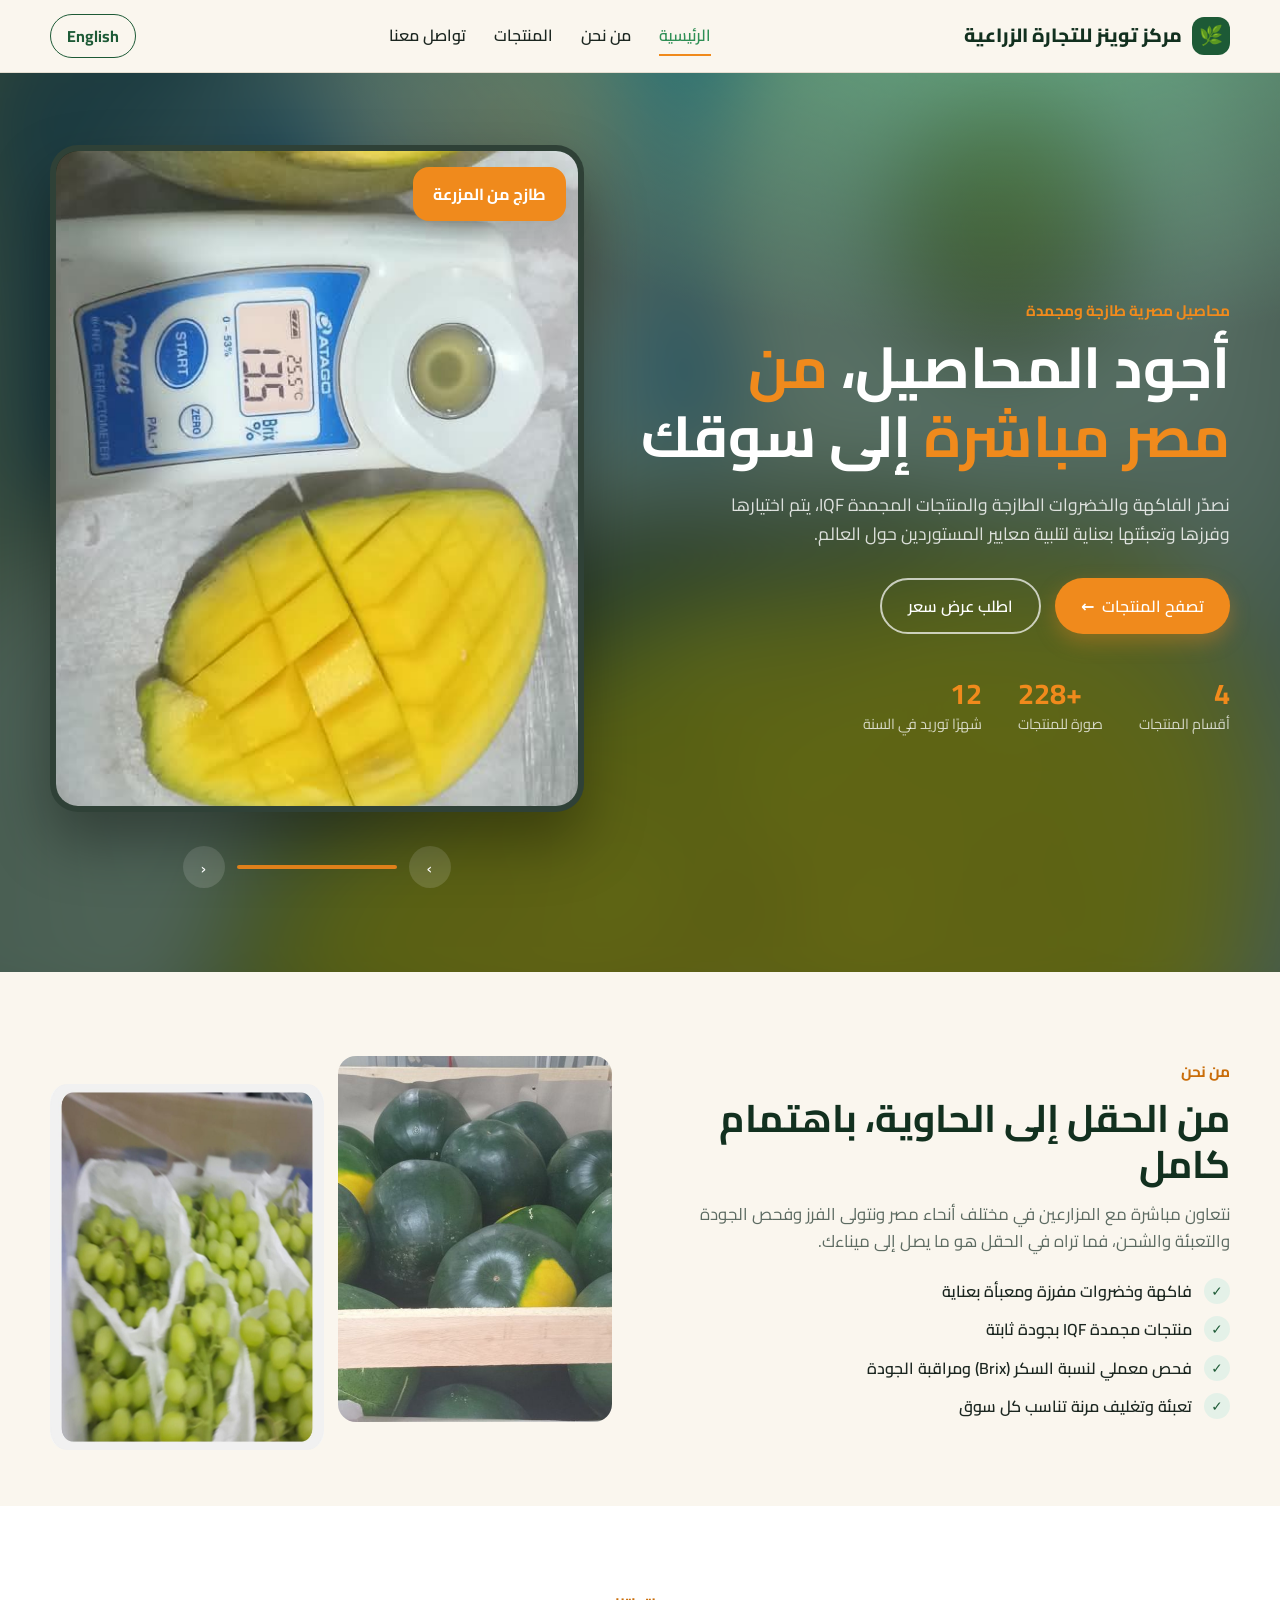
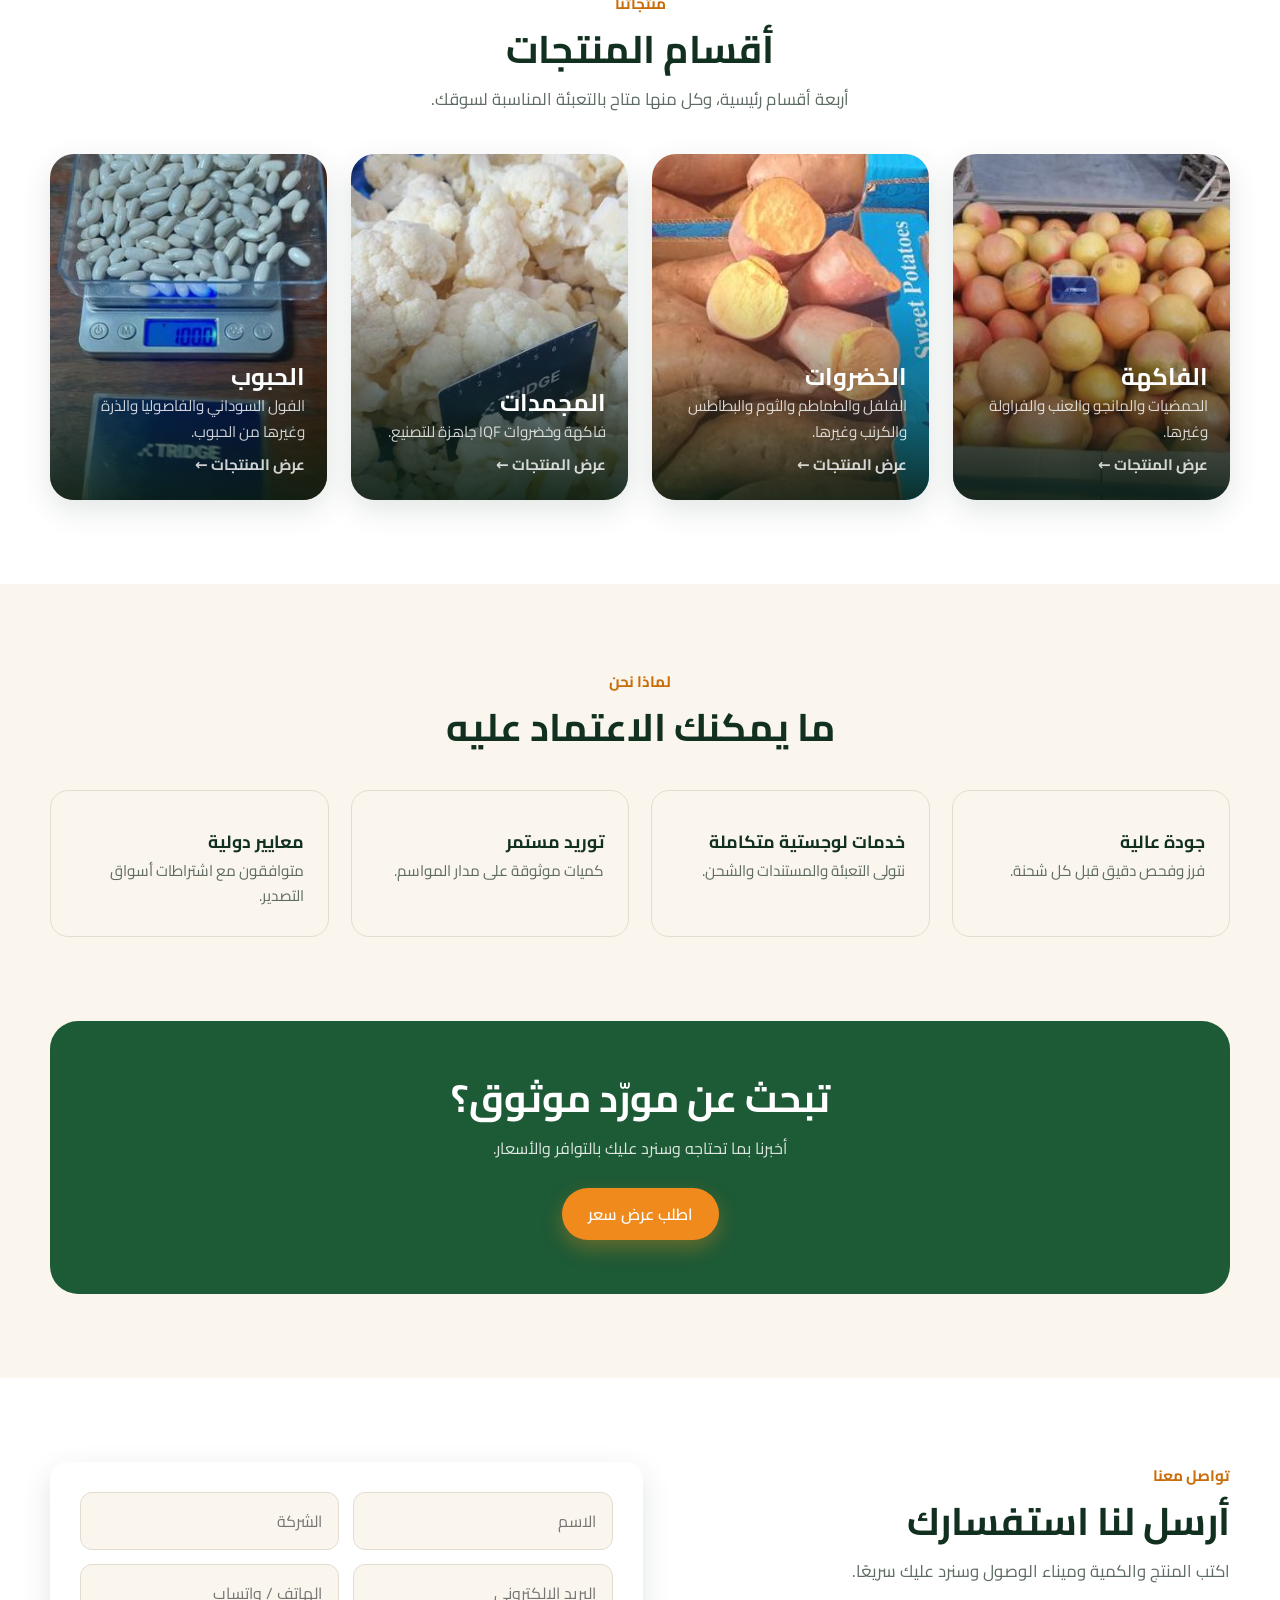
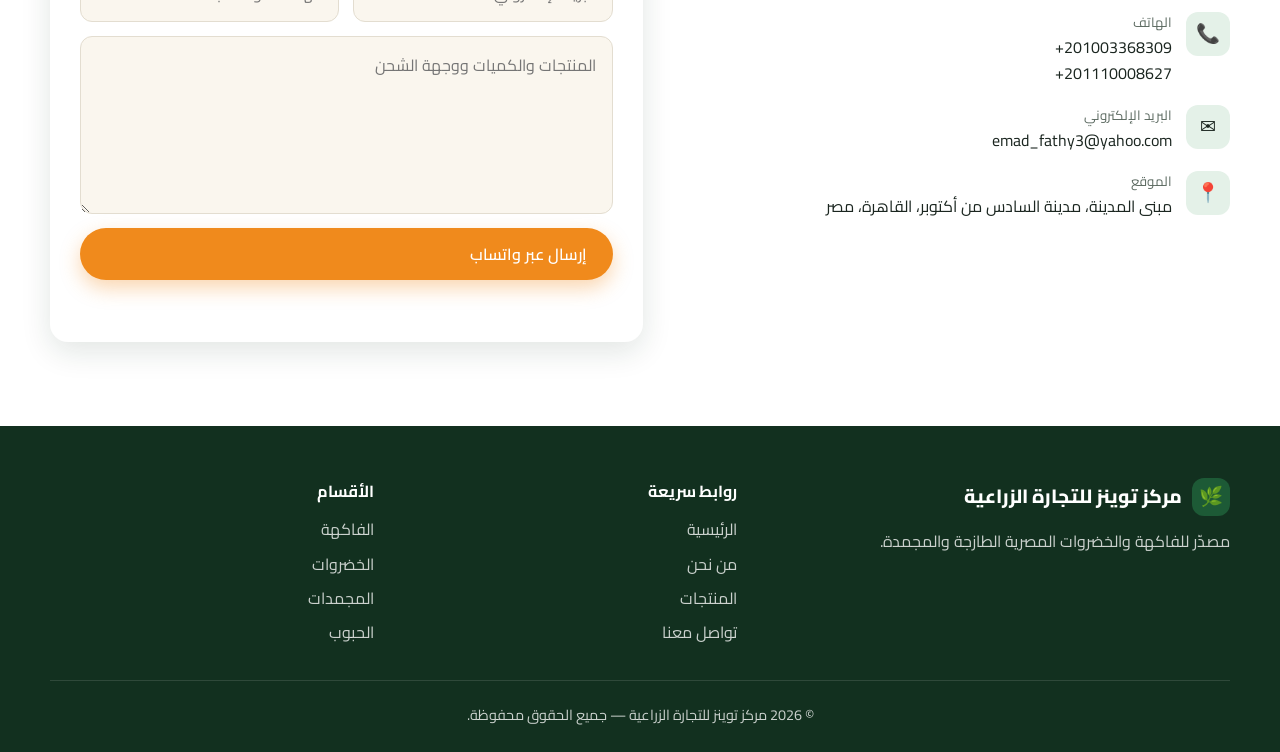
<file: index.html>
<!doctype html>
<html lang="ar" dir="rtl">
<head>
  <meta charset="utf-8">
  <meta name="viewport" content="width=device-width, initial-scale=1">
  <title>Twins for Agribusiness trading Hub</title>
  <meta name="description" content="Egyptian fresh and frozen fruits and vegetables exporter — مصدّر فاكهة وخضروات مصرية طازجة ومجمدة">
  <link rel="preconnect" href="https://fonts.googleapis.com">
  <link rel="preconnect" href="https://fonts.gstatic.com" crossorigin>
  <link href="https://fonts.googleapis.com/css2?family=Cairo:wght@400;600;700;800&family=Poppins:wght@400;500;600;700&display=swap" rel="stylesheet">
  <link rel="stylesheet" href="css/style.css">
</head>
<body data-title="nav.home">

<header class="site-header">
  <div class="container nav">
    <a href="index.html" class="brand"><span class="brand-mark">🌿</span><span data-i18n="brand"></span></a>
    <nav class="nav-links">
      <a href="index.html" class="active" data-i18n="nav.home"></a>
      <a href="index.html#about" data-i18n="nav.about"></a>
      <a href="products.html" data-i18n="nav.products"></a>
      <a href="index.html#contact" data-i18n="nav.contact"></a>
    </nav>
    <div class="nav-actions">
      <button class="lang-btn" data-i18n="lang.switch"></button>
      <button class="menu-btn" aria-label="Menu">☰</button>
    </div>
  </div>
</header>

<section class="hero">
  <div class="hero-bg"></div>
  <div class="container hero-inner">
    <div>
      <span class="eyebrow" style="color:var(--orange)" data-i18n="hero.eyebrow"></span>
      <h1 data-i18n-html="hero.title"></h1>
      <p data-i18n="hero.text"></p>
      <div class="hero-cta">
        <a class="btn btn-primary" href="products.html"><span data-i18n="hero.cta1"></span> <span class="flip">→</span></a>
        <a class="btn btn-ghost" href="#contact" data-i18n="hero.cta2"></a>
      </div>
      <div class="hero-stats">
        <div><b>4</b><span data-i18n="stat.1"></span></div>
        <div><b id="stat-photos" dir="ltr">160+</b><span data-i18n="stat.2"></span></div>
        <div><b>12</b><span data-i18n="stat.3"></span></div>
      </div>
    </div>
    <div class="slider">
      <div class="slider-frame"></div>
      <div class="slider-badge" data-i18n="slider.badge"></div>
      <div class="slider-controls">
        <button class="slider-prev" aria-label="Previous"><span class="flip">‹</span></button>
        <div class="slider-progress"><i></i></div>
        <button class="slider-next" aria-label="Next"><span class="flip">›</span></button>
      </div>
    </div>
  </div>
</section>

<section class="section" id="about">
  <div class="container about-grid">
    <div>
      <span class="eyebrow" data-i18n="about.eyebrow"></span>
      <h2 data-i18n="about.title"></h2>
      <p class="lead" data-i18n="about.text"></p>
      <ul class="checks">
        <li data-i18n="about.l1"></li>
        <li data-i18n="about.l2"></li>
        <li data-i18n="about.l3"></li>
        <li data-i18n="about.l4"></li>
      </ul>
    </div>
    <div class="about-photos"><img alt="" loading="lazy"><img alt="" loading="lazy"></div>
  </div>
</section>

<section class="section bg-white">
  <div class="container">
    <div class="section-head center">
      <span class="eyebrow" data-i18n="cat.eyebrow"></span>
      <h2 data-i18n="cat.title"></h2>
      <p class="lead" data-i18n="cat.text"></p>
    </div>
    <div class="cat-grid"></div>
  </div>
</section>

<section class="section">
  <div class="container">
    <div class="section-head center">
      <span class="eyebrow" data-i18n="why.eyebrow"></span>
      <h2 data-i18n="why.title"></h2>
    </div>
    <div class="features">
      <div class="feature"><div class="ico"></div><h3 data-i18n="why.1"></h3><p data-i18n="why.1d"></p></div>
      <div class="feature"><div class="ico"></div><h3 data-i18n="why.2"></h3><p data-i18n="why.2d"></p></div>
      <div class="feature"><div class="ico"></div><h3 data-i18n="why.3"></h3><p data-i18n="why.3d"></p></div>
      <div class="feature"><div class="ico"></div><h3 data-i18n="why.4"></h3><p data-i18n="why.4d"></p></div>
    </div>
  </div>
</section>

<section class="section" style="padding-top:0">
  <div class="container">
    <div class="cta-band">
      <h2 data-i18n="cta.title"></h2>
      <p data-i18n="cta.text"></p>
      <a class="btn btn-primary" href="#contact" data-i18n="hero.cta2"></a>
    </div>
  </div>
</section>

<section class="section bg-white" id="contact">
  <div class="container contact-grid">
    <div>
      <span class="eyebrow" data-i18n="contact.eyebrow"></span>
      <h2 data-i18n="contact.title"></h2>
      <p class="lead" data-i18n="contact.text"></p>
      <ul class="contact-list">
        <li><span class="ci">📞</span><div><small data-i18n="contact.phone"></small><span data-phone dir="ltr"></span></div></li>
        <li><span class="ci">✉️</span><div><small data-i18n="contact.email"></small><a data-email></a></div></li>
        <li><span class="ci">📍</span><div><small data-i18n="contact.location"></small><span data-i18n="contact.loc.v"></span></div></li>
      </ul>
    </div>
    <form class="form" id="contact-form">
      <div class="row">
        <input name="name" required data-i18n-ph="form.name">
        <input name="company" data-i18n-ph="form.company">
      </div>
      <div class="row">
        <input name="email" type="email" data-i18n-ph="form.email">
        <input name="phone" data-i18n-ph="form.phone">
      </div>
      <textarea name="msg" rows="5" required data-i18n-ph="form.msg"></textarea>
      <button class="btn btn-primary" type="submit" data-i18n="form.send"></button>
      <div class="form-note"></div>
    </form>
  </div>
</section>

<footer class="site-footer">
  <div class="container">
    <div class="footer-grid">
      <div>
        <div class="brand"><span class="brand-mark">🌿</span><span data-i18n="brand"></span></div>
        <p data-i18n="footer.about"></p>
      </div>
      <div>
        <h4 data-i18n="footer.links"></h4>
        <ul>
          <li><a href="index.html" data-i18n="nav.home"></a></li>
          <li><a href="index.html#about" data-i18n="nav.about"></a></li>
          <li><a href="products.html" data-i18n="nav.products"></a></li>
          <li><a href="index.html#contact" data-i18n="nav.contact"></a></li>
        </ul>
      </div>
      <div>
        <h4 data-i18n="footer.cats"></h4>
        <ul>
          <li><a href="products.html#fruits" data-i18n="cat.fruits"></a></li>
          <li><a href="products.html#vegetables" data-i18n="cat.vegetables"></a></li>
          <li><a href="products.html#frozen" data-i18n="cat.frozen"></a></li>
          <li><a href="products.html#grains" data-i18n="cat.grains"></a></li>
        </ul>
      </div>
    </div>
    <p class="copy">© <span data-year></span> <span data-i18n="brand"></span> — <span data-i18n="footer.rights"></span></p>
  </div>
</footer>

<script src="js/data.js"></script>
<script src="js/main.js"></script>
</body>
</html>
</file>
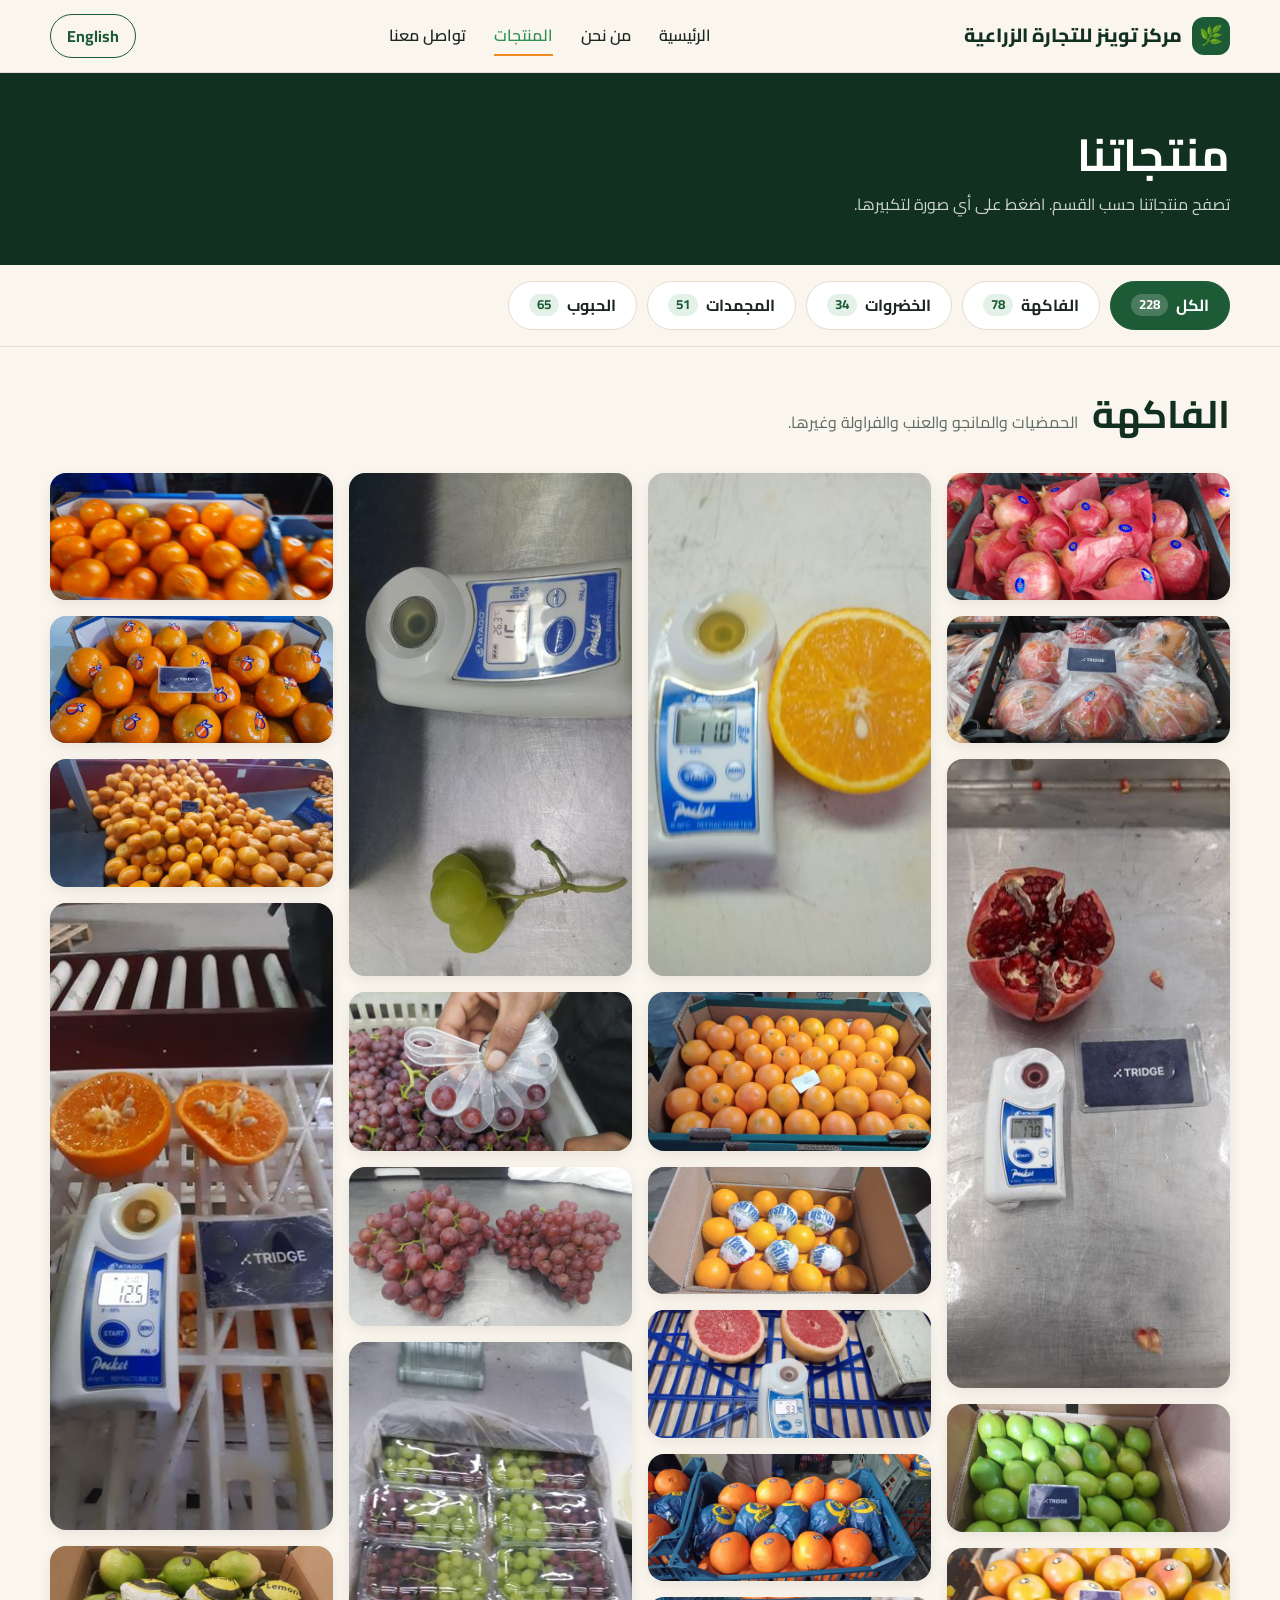
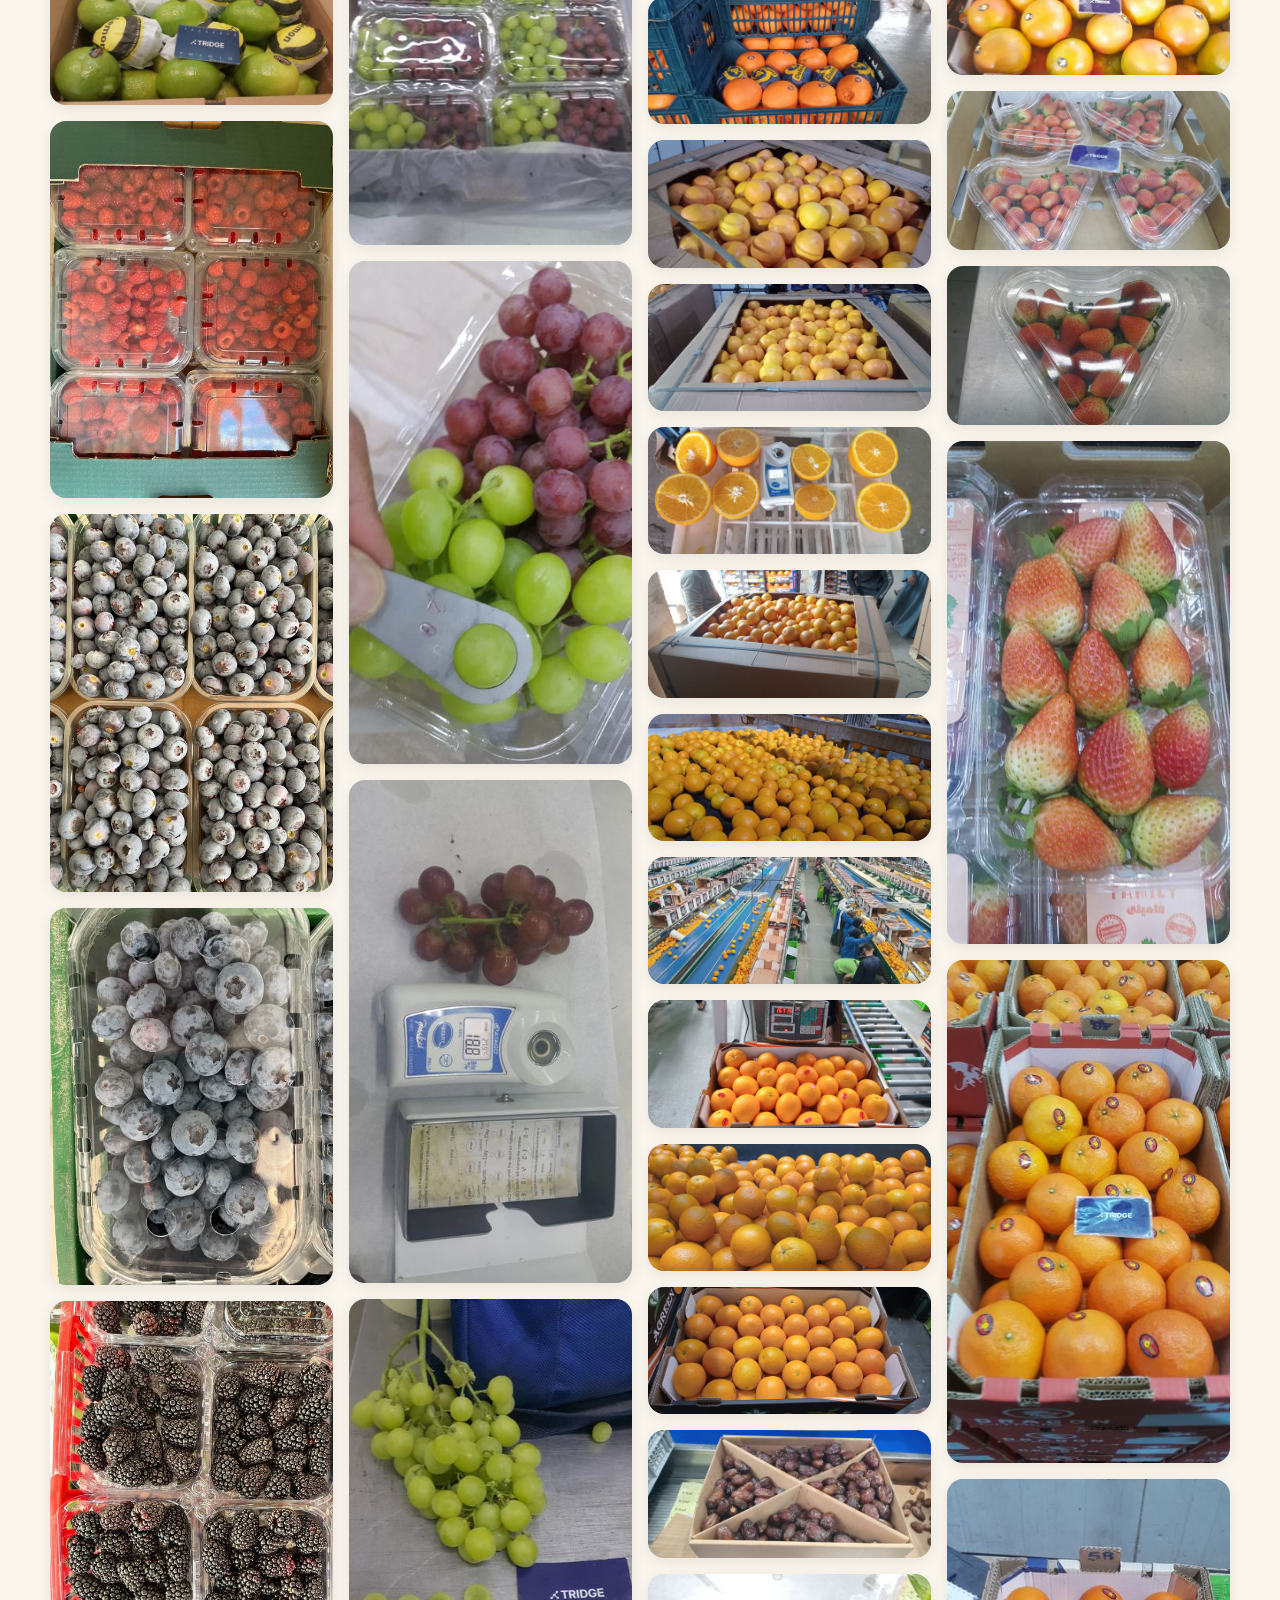
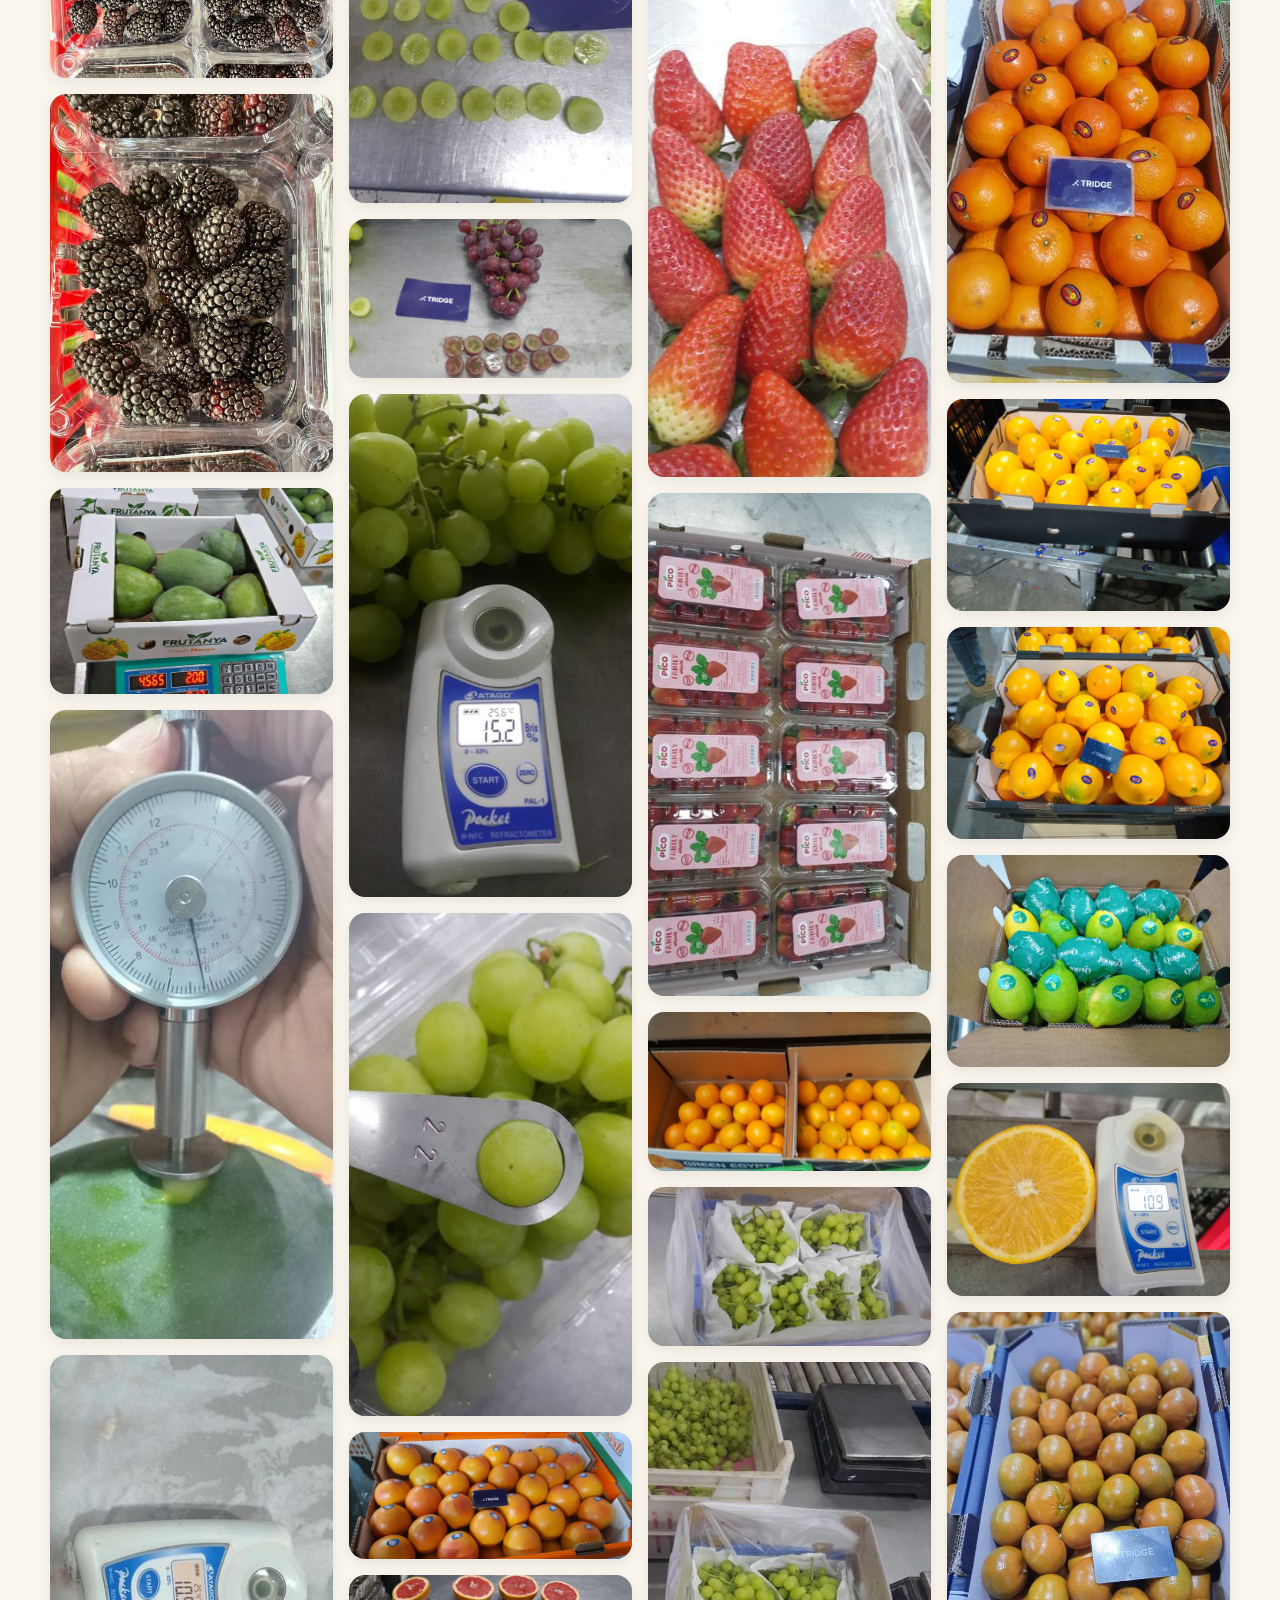
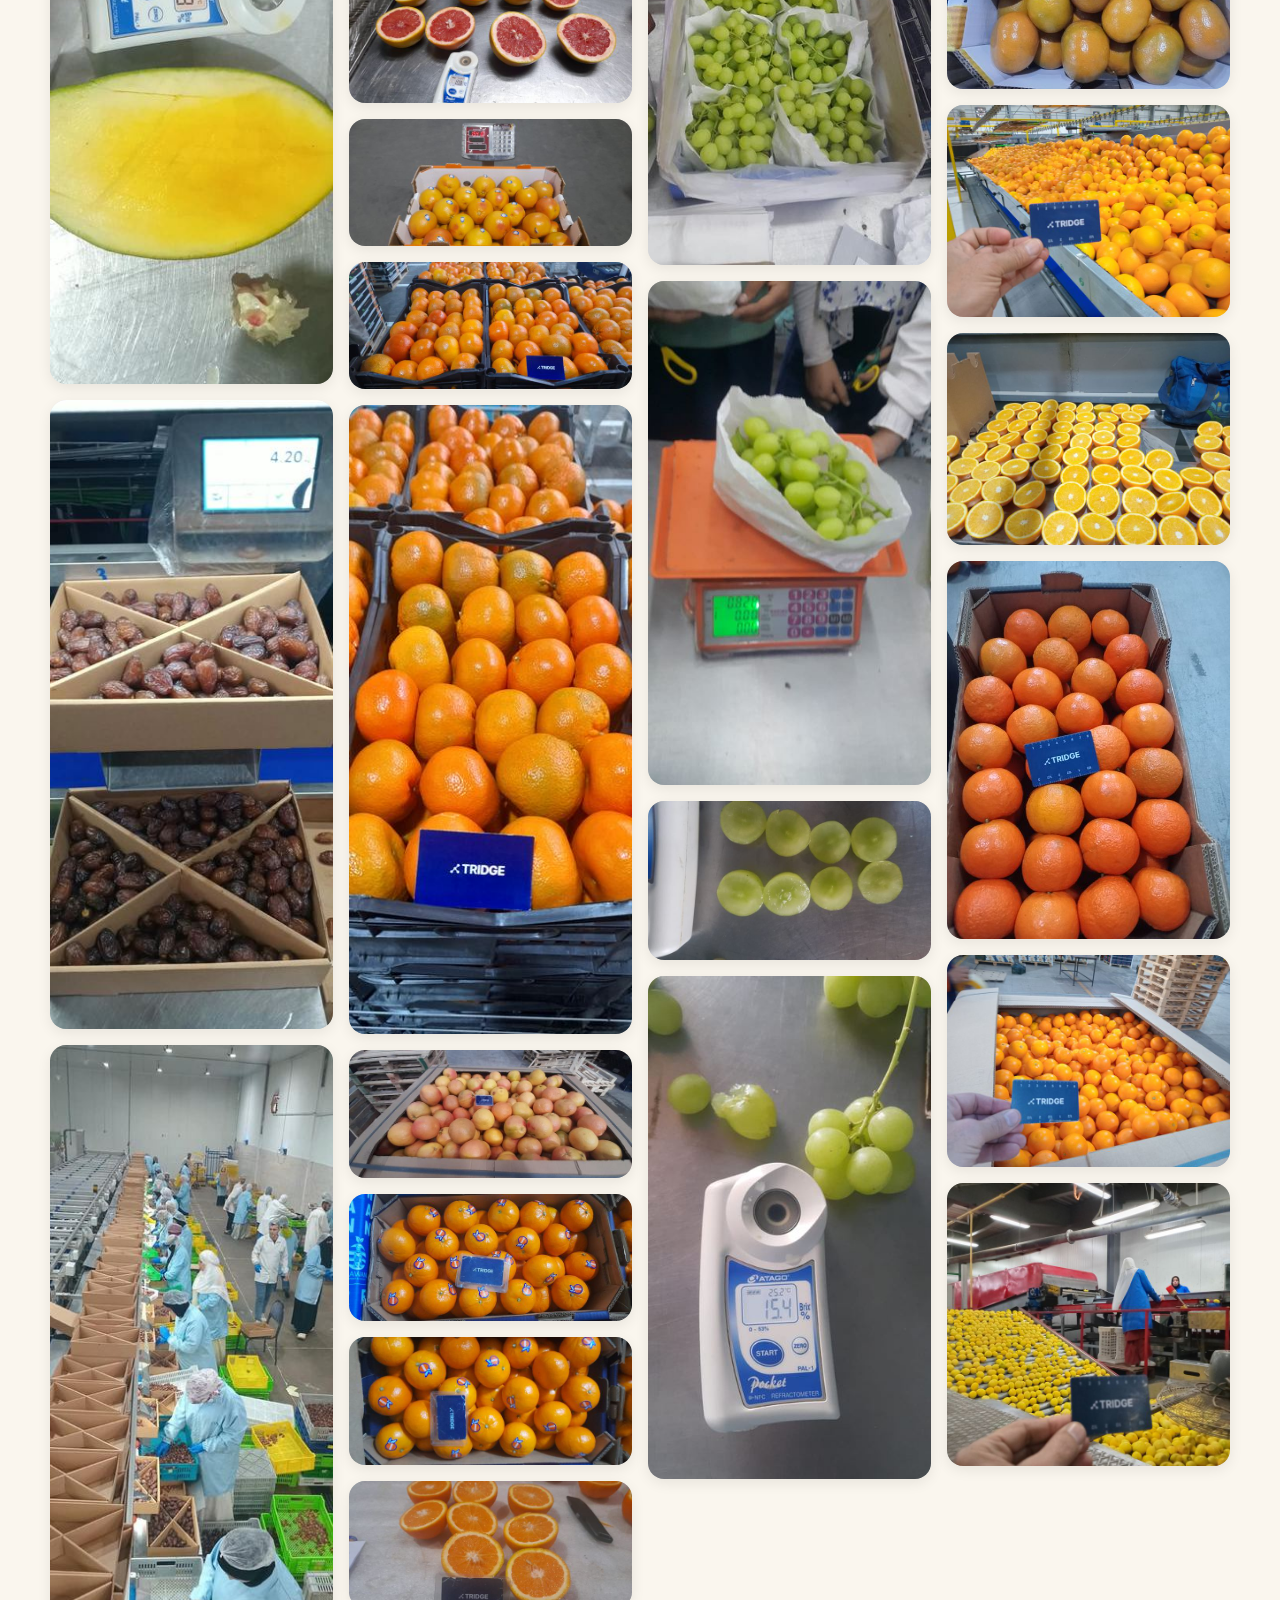
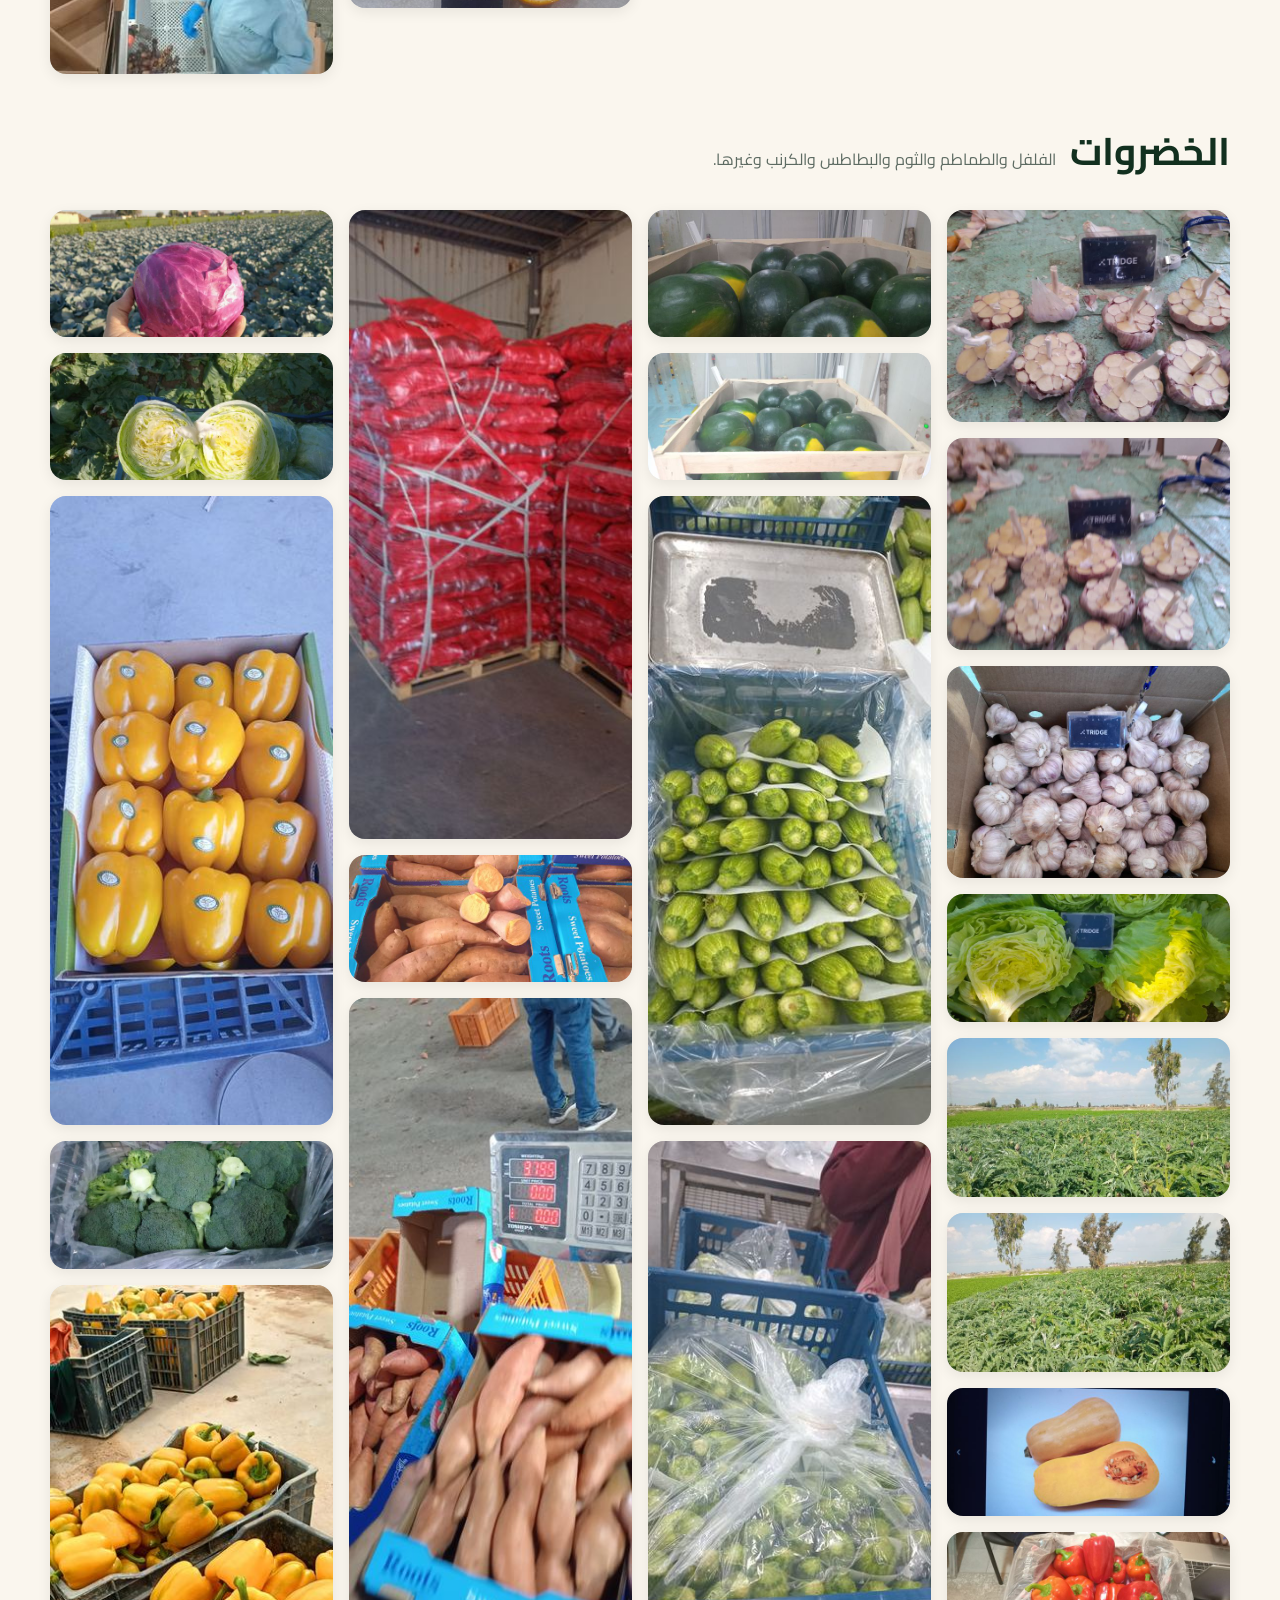
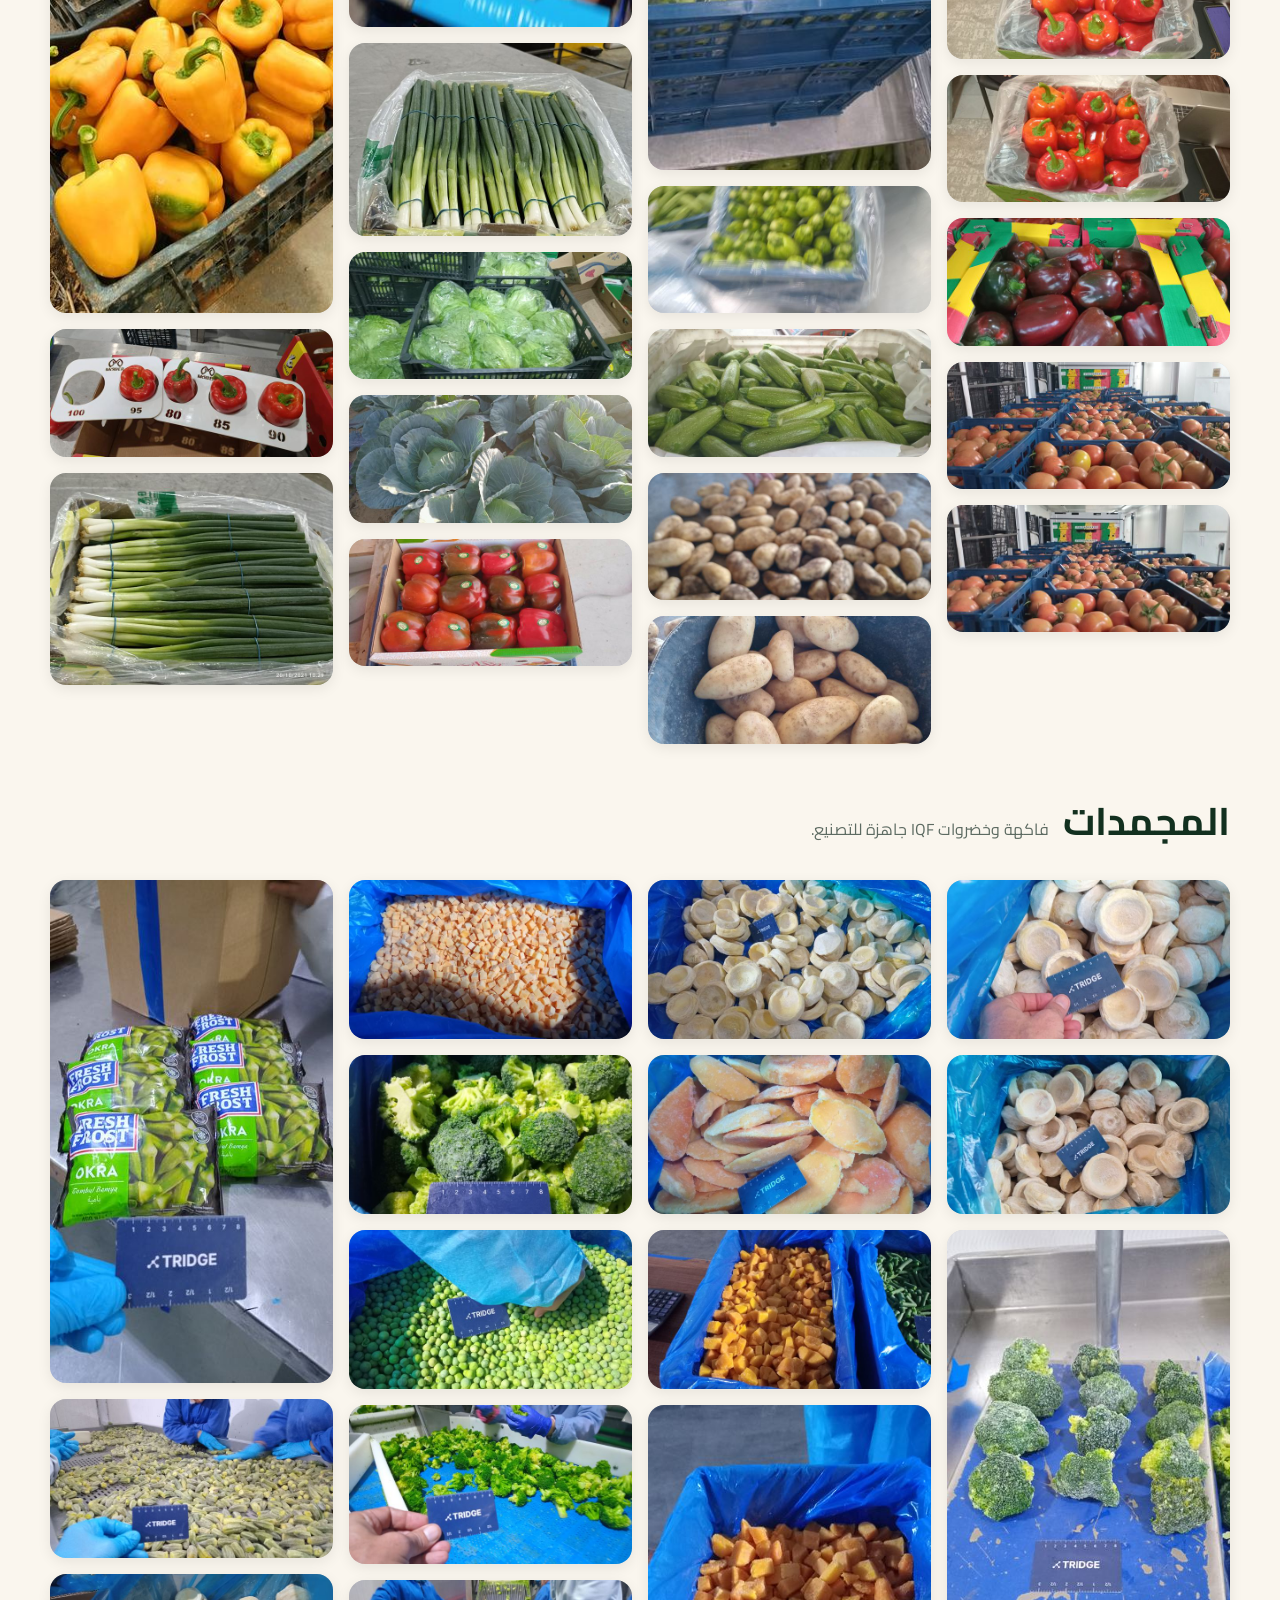
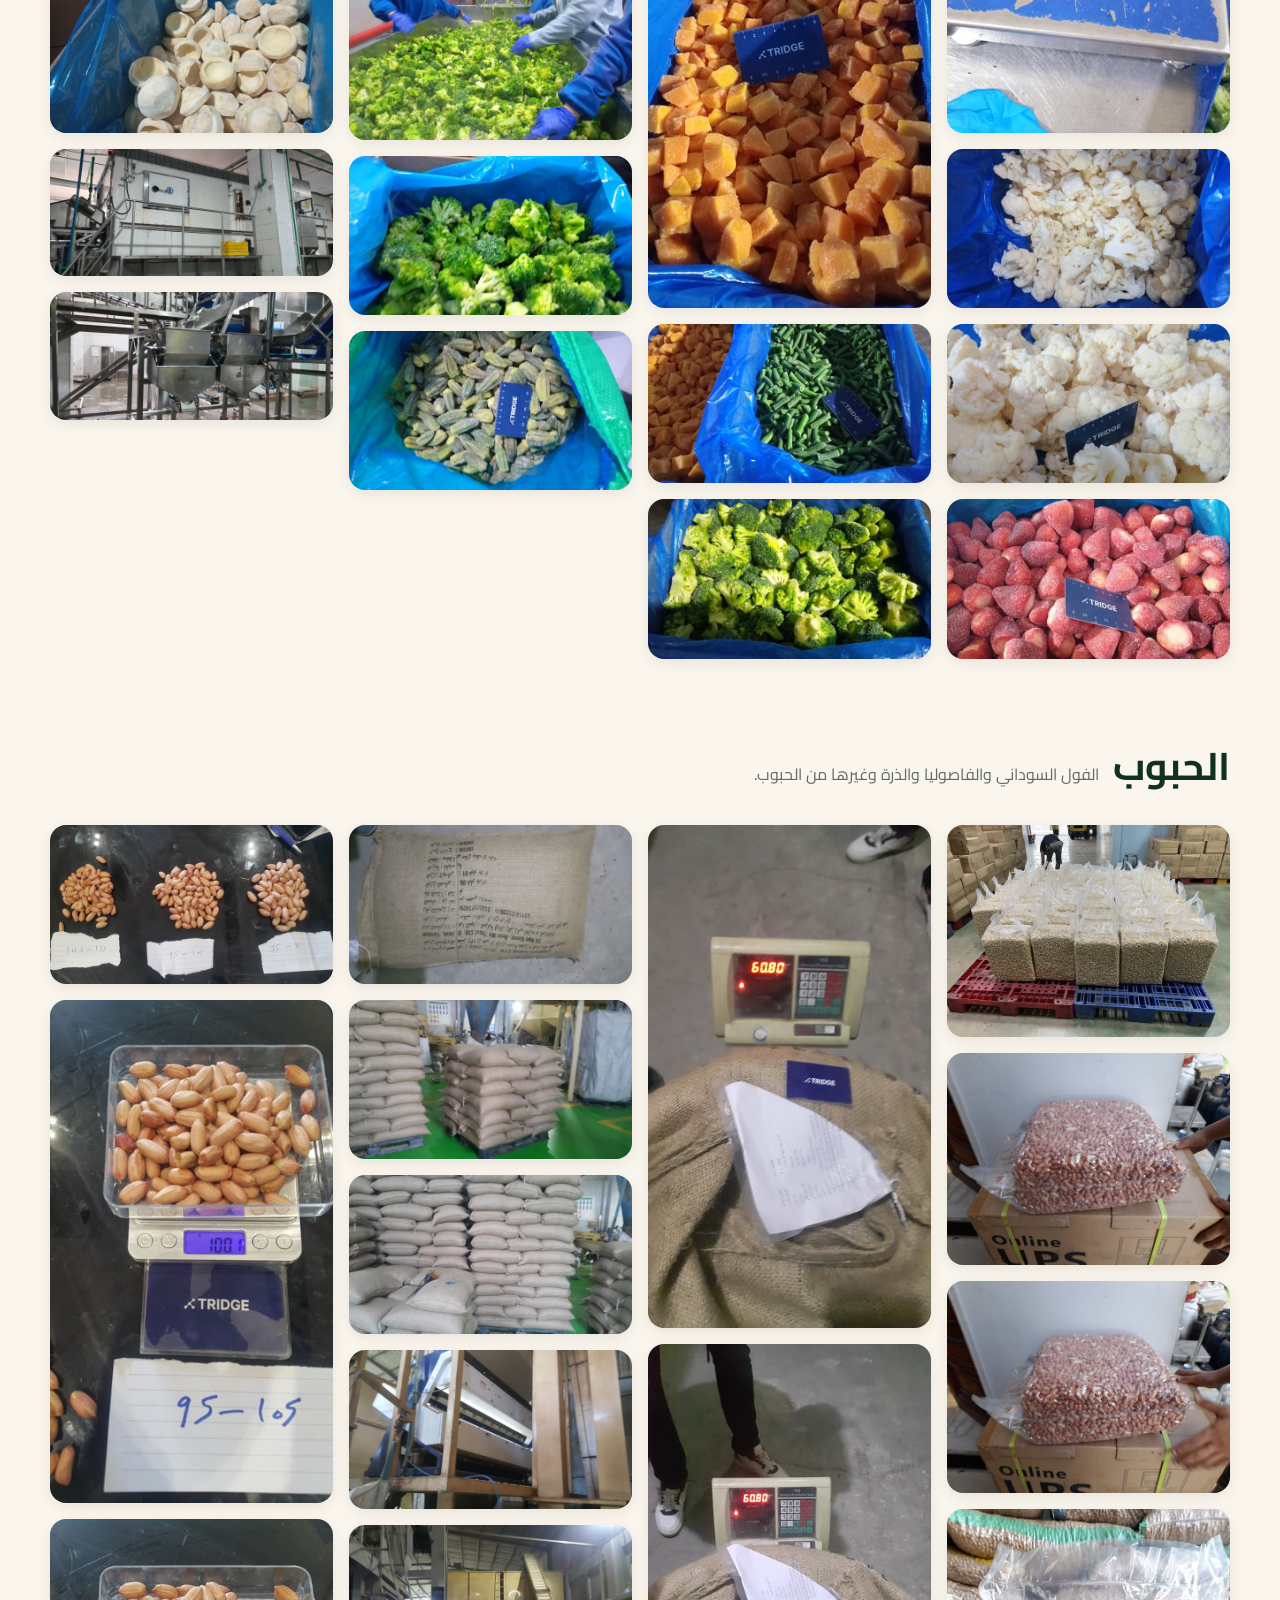
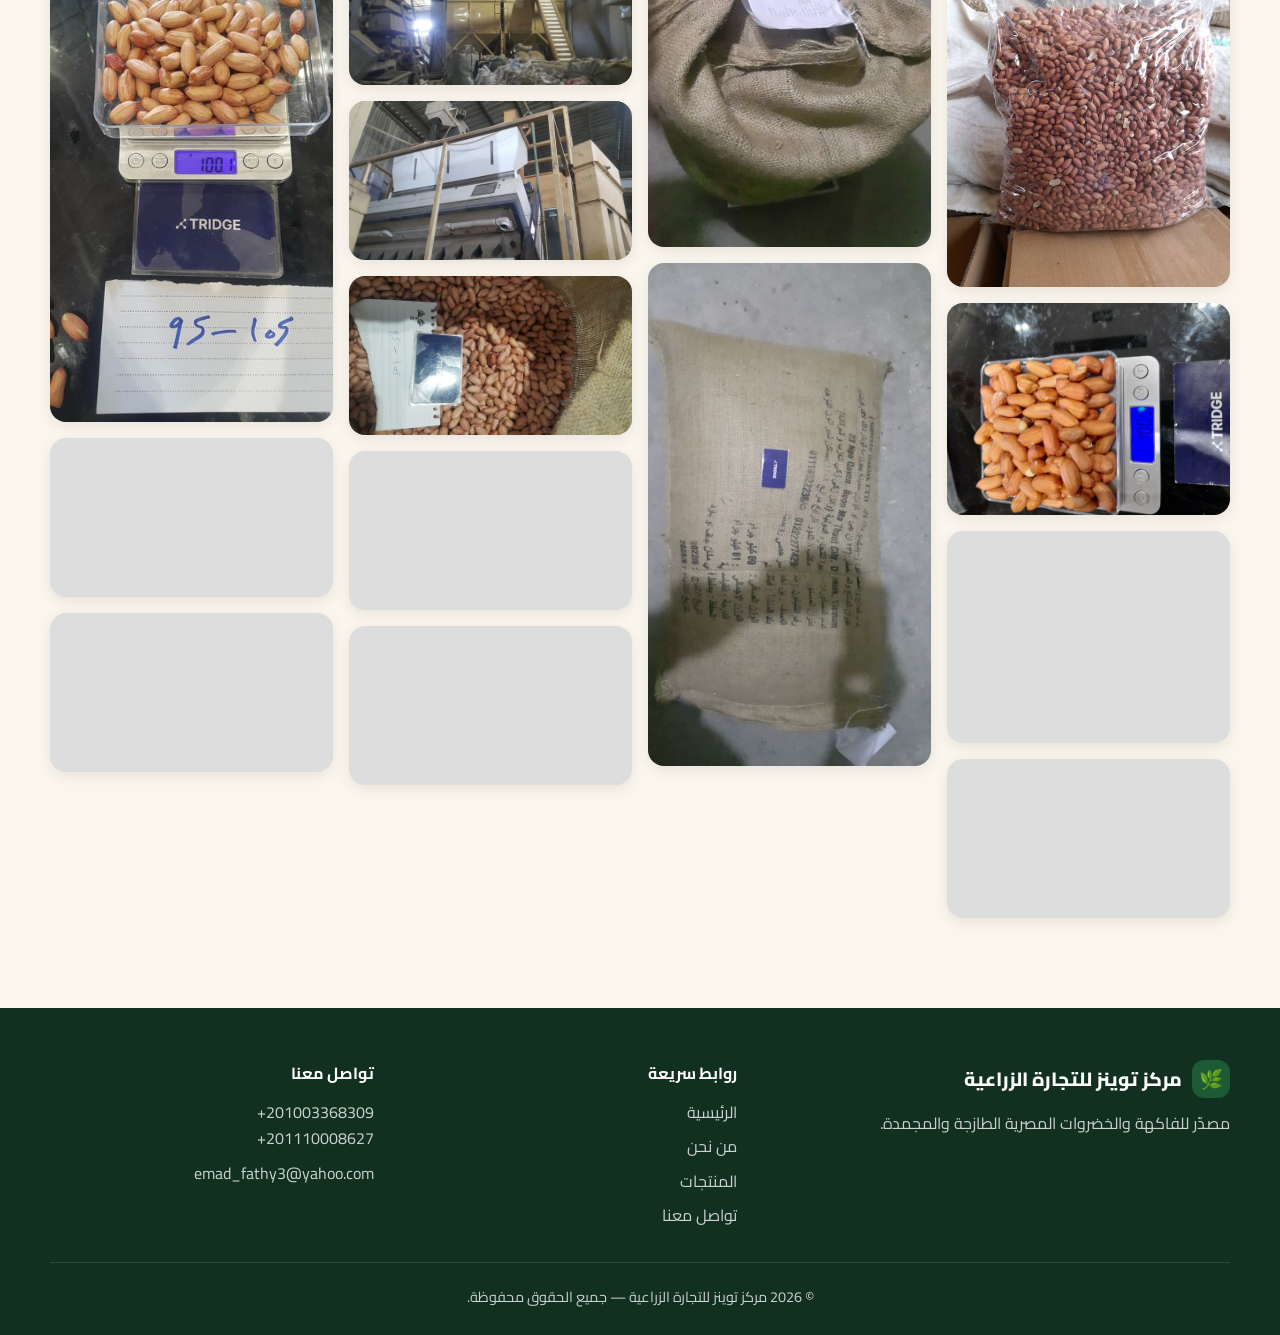
<file: products.html>
<!doctype html>
<html lang="ar" dir="rtl">
<head>
  <meta charset="utf-8">
  <meta name="viewport" content="width=device-width, initial-scale=1">
  <title>Twins for Agribusiness trading Hub</title>
  <link rel="preconnect" href="https://fonts.googleapis.com">
  <link rel="preconnect" href="https://fonts.gstatic.com" crossorigin>
  <link href="https://fonts.googleapis.com/css2?family=Cairo:wght@400;600;700;800&family=Poppins:wght@400;500;600;700&display=swap" rel="stylesheet">
  <link rel="stylesheet" href="css/style.css">
</head>
<body data-title="nav.products">

<header class="site-header">
  <div class="container nav">
    <a href="index.html" class="brand"><span class="brand-mark">🌿</span><span data-i18n="brand"></span></a>
    <nav class="nav-links">
      <a href="index.html" data-i18n="nav.home"></a>
      <a href="index.html#about" data-i18n="nav.about"></a>
      <a href="products.html" class="active" data-i18n="nav.products"></a>
      <a href="index.html#contact" data-i18n="nav.contact"></a>
    </nav>
    <div class="nav-actions">
      <button class="lang-btn" data-i18n="lang.switch"></button>
      <button class="menu-btn" aria-label="Menu">☰</button>
    </div>
  </div>
</header>

<section class="page-hero">
  <div class="container">
    <h1 data-i18n="p.title"></h1>
    <p data-i18n="p.text"></p>
  </div>
</section>

<div class="filters"><div class="container filters-inner"></div></div>

<main id="products-root"></main>

<div class="lightbox" role="dialog" aria-modal="true">
  <button class="lb-btn lb-close" aria-label="Close">✕</button>
  <button class="lb-btn lb-prev" aria-label="Previous"><span class="flip">‹</span></button>
  <img alt="">
  <button class="lb-btn lb-next" aria-label="Next"><span class="flip">›</span></button>
  <div class="lb-count"></div>
</div>

<footer class="site-footer" style="margin-top:50px">
  <div class="container">
    <div class="footer-grid">
      <div>
        <div class="brand"><span class="brand-mark">🌿</span><span data-i18n="brand"></span></div>
        <p data-i18n="footer.about"></p>
      </div>
      <div>
        <h4 data-i18n="footer.links"></h4>
        <ul>
          <li><a href="index.html" data-i18n="nav.home"></a></li>
          <li><a href="index.html#about" data-i18n="nav.about"></a></li>
          <li><a href="products.html" data-i18n="nav.products"></a></li>
          <li><a href="index.html#contact" data-i18n="nav.contact"></a></li>
        </ul>
      </div>
      <div>
        <h4 data-i18n="contact.eyebrow"></h4>
        <ul>
          <li><span data-phone dir="ltr"></span></li>
          <li><a data-email></a></li>
        </ul>
      </div>
    </div>
    <p class="copy">© <span data-year></span> <span data-i18n="brand"></span> — <span data-i18n="footer.rights"></span></p>
  </div>
</footer>

<script src="js/data.js"></script>
<script src="js/main.js"></script>
</body>
</html>
</file>
<file: css/style.css>
:root {
  --green-900: #12301f;
  --green-700: #1d5a36;
  --green-500: #2f8f55;
  --green-100: #e4f1e8;
  --orange: #f08a1c;
  --orange-dark: #c96d0a;
  --cream: #faf6ee;
  --ink: #1b2620;
  --muted: #5d6b62;
  --line: #e3ddd0;
  --white: #fff;
  --radius: 18px;
  --shadow: 0 10px 30px rgba(18, 48, 31, .12);
  --font-ar: 'Cairo', system-ui, sans-serif;
  --font-en: 'Poppins', 'Cairo', system-ui, sans-serif;
}

* { box-sizing: border-box; margin: 0; padding: 0; }
html { scroll-behavior: smooth; }
body {
  font-family: var(--font-en);
  background: var(--cream);
  color: var(--ink);
  line-height: 1.65;
  -webkit-font-smoothing: antialiased;
}
html[lang="ar"] body, html[lang="ar"] button, html[lang="ar"] input, html[lang="ar"] textarea { font-family: var(--font-ar); }
img { display: block; max-width: 100%; }
a { color: inherit; text-decoration: none; }
button { font: inherit; cursor: pointer; border: 0; background: none; color: inherit; }
.container { width: min(1180px, 100% - 32px); margin-inline: auto; }
.section { padding: 84px 0; }
.eyebrow {
  display: inline-block; color: var(--orange-dark); font-weight: 700; font-size: .85rem;
  letter-spacing: .08em; text-transform: uppercase; margin-bottom: 10px;
}
html[lang="ar"] .eyebrow { letter-spacing: 0; font-size: .95rem; }
h1, h2, h3 { line-height: 1.2; color: var(--green-900); }
h2 { font-size: clamp(1.7rem, 3.2vw, 2.4rem); margin-bottom: 14px; }
.lead { color: var(--muted); font-size: 1.05rem; max-width: 60ch; }
.section-head { margin-bottom: 40px; }
.section-head.center { text-align: center; }
.section-head.center .lead { margin-inline: auto; }

.btn {
  display: inline-flex; align-items: center; gap: 8px; padding: 13px 26px; border-radius: 999px;
  font-weight: 600; transition: transform .2s, background .2s, box-shadow .2s;
}
.btn:hover { transform: translateY(-2px); }
.btn-primary { background: var(--orange); color: #fff; box-shadow: 0 8px 20px rgba(240, 138, 28, .35); }
.btn-primary:hover { background: var(--orange-dark); }
.btn-ghost { border: 2px solid rgba(255, 255, 255, .7); color: #fff; }
.btn-ghost:hover { background: rgba(255, 255, 255, .12); }
.btn-dark { background: var(--green-700); color: #fff; }
.btn-dark:hover { background: var(--green-900); }

/* Header */
.site-header {
  position: sticky; top: 0; z-index: 50; background: rgba(250, 246, 238, .92);
  backdrop-filter: blur(10px); border-bottom: 1px solid var(--line);
}
.nav { display: flex; align-items: center; justify-content: space-between; height: 72px; gap: 16px; }
.brand { display: flex; align-items: center; gap: 10px; font-weight: 800; font-size: 1.2rem; line-height: 1.2; color: var(--green-900); min-width: 0; }
.brand-mark {
  width: 38px; height: 38px; border-radius: 12px; background: var(--green-700); color: #fff;
  display: grid; place-items: center; font-size: 1.2rem; flex: none;
}
.nav-links { display: flex; gap: 28px; font-weight: 600; }
.nav-links a { padding: 6px 0; border-bottom: 2px solid transparent; transition: color .2s, border-color .2s; }
.nav-links a:hover, .nav-links a.active { color: var(--green-500); border-color: var(--orange); }
.nav-actions { display: flex; align-items: center; gap: 10px; }
.lang-btn {
  padding: 8px 16px; border: 1.5px solid var(--green-700); border-radius: 999px; font-weight: 700;
  color: var(--green-700); transition: all .2s;
}
.lang-btn:hover { background: var(--green-700); color: #fff; }
.menu-btn { display: none; width: 42px; height: 42px; border-radius: 12px; border: 1.5px solid var(--line); font-size: 1.3rem; }

/* Hero */
.hero {
  position: relative; overflow: hidden; color: #fff;
  background: radial-gradient(1200px 600px at 80% -10%, #2f8f55 0%, transparent 60%), var(--green-900);
}
.hero-bg {
  position: absolute; inset: 0; background-size: cover; background-position: center;
  filter: blur(40px) saturate(1.2); opacity: .35; transform: scale(1.2); transition: background-image .8s;
}
.hero-inner {
  position: relative; display: grid; grid-template-columns: 1.05fr .95fr; gap: 56px;
  align-items: center; padding: 72px 0 84px;
}
.hero h1 { color: #fff; font-size: clamp(2.2rem, 5vw, 3.6rem); margin-bottom: 18px; }
.hero h1 em { font-style: normal; color: var(--orange); }
.hero p { color: rgba(255, 255, 255, .82); font-size: 1.1rem; max-width: 52ch; margin-bottom: 30px; }
.hero-cta { display: flex; flex-wrap: wrap; gap: 14px; }
.hero-stats { display: flex; gap: 36px; margin-top: 44px; }
.hero-stats b { display: block; font-size: 1.8rem; color: var(--orange); line-height: 1.1; }
.hero-stats span { font-size: .9rem; color: rgba(255, 255, 255, .75); }

.slider { position: relative; }
.slider-frame {
  position: relative; aspect-ratio: 4 / 5; border-radius: 28px; overflow: hidden;
  box-shadow: 0 30px 60px rgba(0, 0, 0, .35); border: 6px solid rgba(255, 255, 255, .14); background: #0d2216;
}
.slide { position: absolute; inset: 0; opacity: 0; transition: opacity 1s ease; }
.slide.on { opacity: 1; }
.slide img { width: 100%; height: 100%; object-fit: cover; }
.slide.on img { animation: zoom 7s ease-out forwards; }
@keyframes zoom { from { transform: scale(1); } to { transform: scale(1.07); } }
.slider-badge {
  position: absolute; top: 22px; inset-inline-start: 18px; background: var(--orange); color: #fff;
  padding: 14px 20px; border-radius: 16px; font-weight: 700; box-shadow: var(--shadow); z-index: 2;
}
.slider-controls { display: flex; justify-content: center; gap: 12px; margin-top: 34px; }
.slider-controls button {
  width: 42px; height: 42px; border-radius: 50%; background: rgba(255, 255, 255, .14); font-size: 1.1rem;
  transition: background .2s;
}
.slider-controls button:hover { background: var(--orange); }
.slider-progress { flex: 1; align-self: center; height: 4px; background: rgba(255, 255, 255, .18); border-radius: 4px; overflow: hidden; max-width: 160px; }
.slider-progress i { display: block; height: 100%; width: 0; background: var(--orange); }
.slider-progress i.run { animation: bar var(--dur, 4500ms) linear forwards; }
@keyframes bar { to { width: 100%; } }

/* About */
.about-grid { display: grid; grid-template-columns: 1fr 1fr; gap: 56px; align-items: center; }
.about-photos { display: grid; grid-template-columns: 1fr 1fr; gap: 14px; }
.about-photos img { width: 100%; height: 100%; object-fit: cover; border-radius: var(--radius); aspect-ratio: 3 / 4; }
.about-photos img:nth-child(2) { transform: translateY(28px); }
.checks { list-style: none; margin-top: 22px; display: grid; gap: 12px; }
.checks li { display: flex; gap: 12px; align-items: flex-start; font-weight: 600; }
.checks li::before {
  content: '✓'; flex: none; width: 26px; height: 26px; border-radius: 50%; background: var(--green-100);
  color: var(--green-700); display: grid; place-items: center; font-size: .85rem;
}

/* Categories */
.cat-grid { display: grid; grid-template-columns: repeat(4, 1fr); gap: 24px; }
.cat-card {
  position: relative; border-radius: 24px; overflow: hidden; aspect-ratio: 4 / 5; color: #fff;
  box-shadow: var(--shadow); display: block;
}
.cat-card img { width: 100%; height: 100%; object-fit: cover; transition: transform .6s; }
.cat-card:hover img { transform: scale(1.08); }
.cat-card::after { content: ''; position: absolute; inset: 0; background: linear-gradient(to top, rgba(10, 30, 18, .88), transparent 60%); }
.cat-info { position: absolute; z-index: 1; inset-inline: 22px; bottom: 22px; }
.cat-info h3 { color: #fff; font-size: 1.5rem; }
.cat-info span { color: rgba(255, 255, 255, .8); font-size: .95rem; }
.cat-info .arrow { display: inline-block; margin-top: 8px; color: var(--orange); font-weight: 700; }

/* Features */
.bg-white { background: var(--white); }
.features { display: grid; grid-template-columns: repeat(4, 1fr); gap: 22px; }
.feature { padding: 28px 24px; border: 1px solid var(--line); border-radius: var(--radius); background: var(--cream); transition: transform .25s, box-shadow .25s; }
.feature:hover { transform: translateY(-5px); box-shadow: var(--shadow); }
.feature .ico { font-size: 2rem; margin-bottom: 12px; }
.feature h3 { font-size: 1.1rem; margin-bottom: 6px; }
.feature p { color: var(--muted); font-size: .95rem; }

/* CTA band */
.cta-band { background: var(--green-700); color: #fff; border-radius: 28px; padding: 54px 40px; text-align: center; }
.cta-band h2 { color: #fff; }
.cta-band p { color: rgba(255, 255, 255, .85); margin-bottom: 26px; }

/* Contact */
.contact-grid { display: grid; grid-template-columns: 1fr 1.1fr; gap: 48px; }
.contact-list { list-style: none; display: grid; gap: 18px; margin-top: 26px; }
.contact-list li { display: flex; gap: 14px; align-items: flex-start; }
.contact-list .ci { width: 44px; height: 44px; flex: none; border-radius: 12px; background: var(--green-100); display: grid; place-items: center; font-size: 1.2rem; }
.contact-list small { display: block; color: var(--muted); }
.form { background: var(--white); padding: 30px; border-radius: var(--radius); box-shadow: var(--shadow); display: grid; gap: 14px; }
.form input, .form textarea {
  width: 100%; padding: 13px 16px; border: 1.5px solid var(--line); border-radius: 12px; background: var(--cream); font-size: 1rem;
}
.form input:focus, .form textarea:focus { outline: 0; border-color: var(--green-500); }
.form .row { display: grid; grid-template-columns: 1fr 1fr; gap: 14px; }
.form-note { font-size: .9rem; color: var(--green-700); font-weight: 600; min-height: 1.2em; }

/* Footer */
.site-footer { background: var(--green-900); color: rgba(255, 255, 255, .78); padding: 52px 0 26px; }
.footer-grid { display: grid; grid-template-columns: 1.4fr 1fr 1fr; gap: 40px; padding-bottom: 34px; border-bottom: 1px solid rgba(255, 255, 255, .12); }
.site-footer .brand { color: #fff; margin-bottom: 12px; }
.site-footer h4 { color: #fff; margin-bottom: 12px; }
.site-footer ul { list-style: none; display: grid; gap: 8px; }
.site-footer a:hover { color: var(--orange); }
.copy { text-align: center; padding-top: 22px; font-size: .9rem; }

/* Products page */
.page-hero { background: var(--green-900); color: #fff; padding: 56px 0 48px; }
.page-hero h1 { color: #fff; font-size: clamp(2rem, 4vw, 2.8rem); }
.page-hero p { color: rgba(255, 255, 255, .8); margin-top: 8px; }
.filters { position: sticky; top: 72px; z-index: 20; background: var(--cream); border-bottom: 1px solid var(--line); }
.filters-inner { display: flex; gap: 10px; flex-wrap: wrap; padding: 16px 0; }
.chip {
  padding: 10px 20px; border-radius: 999px; border: 1.5px solid var(--line); background: var(--white);
  font-weight: 700; transition: all .2s; display: inline-flex; gap: 8px; align-items: center;
}
.chip small { background: var(--green-100); color: var(--green-700); border-radius: 999px; padding: 0 8px; font-weight: 700; }
.chip:hover { border-color: var(--green-500); }
.chip.active { background: var(--green-700); border-color: var(--green-700); color: #fff; }
.chip.active small { background: rgba(255, 255, 255, .2); color: #fff; }
.cat-section { padding: 44px 0 10px; scroll-margin-top: 140px; }
.cat-section-head { display: flex; align-items: baseline; gap: 14px; margin-bottom: 22px; }
.cat-section-head p { color: var(--muted); }
.p-grid { columns: 4 240px; column-gap: 16px; }
.p-item {
  break-inside: avoid; margin-bottom: 16px; border-radius: 16px; overflow: hidden; position: relative;
  cursor: zoom-in; background: #ddd; box-shadow: 0 4px 14px rgba(0, 0, 0, .08);
}
.p-item img { width: 100%; height: auto; transition: transform .5s; }
.p-item:hover img { transform: scale(1.05); }
.p-item::after {
  content: '⤢'; position: absolute; top: 10px; inset-inline-end: 10px; width: 34px; height: 34px; border-radius: 50%;
  background: rgba(255, 255, 255, .9); display: grid; place-items: center; opacity: 0; transition: opacity .2s;
}
.p-item:hover::after { opacity: 1; }
.p-sentinel { height: 30px; }

.lightbox {
  position: fixed; inset: 0; z-index: 100; background: rgba(8, 20, 13, .94); display: none;
  align-items: center; justify-content: center; padding: 24px;
}
.lightbox.open { display: flex; }
.lightbox img { max-height: 88vh; max-width: min(92vw, 1100px); border-radius: 12px; object-fit: contain; }
.lb-btn {
  position: absolute; width: 48px; height: 48px; border-radius: 50%; background: rgba(255, 255, 255, .15);
  color: #fff; font-size: 1.4rem; display: grid; place-items: center; transition: background .2s;
}
.lb-btn:hover { background: var(--orange); }
.lb-close { top: 20px; inset-inline-end: 20px; }
.lb-prev { inset-inline-start: 20px; top: 50%; }
.lb-next { inset-inline-end: 20px; top: 50%; }
.lb-count { position: absolute; bottom: 18px; color: rgba(255, 255, 255, .8); font-size: .95rem; }

/* RTL tweaks */
html[dir="rtl"] .lb-prev, html[dir="rtl"] .lb-next, html[dir="rtl"] .arrow-flip { }
html[dir="rtl"] .flip { display: inline-block; transform: scaleX(-1); }

@media (max-width: 960px) {
  .hero-inner, .about-grid, .contact-grid { grid-template-columns: 1fr; gap: 40px; }
  .slider { max-width: 420px; margin-inline: auto; width: 100%; }
  .cat-grid { grid-template-columns: 1fr; }
  .cat-card { aspect-ratio: 16 / 10; }
  .features { grid-template-columns: repeat(2, 1fr); }
  .footer-grid { grid-template-columns: 1fr; }
}
@media (max-width: 760px) {
  .nav { gap: 10px; }
  .brand { font-size: .9rem; gap: 8px; }
  .nav-actions { flex: none; }
  .menu-btn { display: block; }
  .nav-links {
    display: none; position: absolute; top: 72px; inset-inline: 0; background: var(--cream); flex-direction: column;
    padding: 18px 24px; gap: 14px; border-bottom: 1px solid var(--line);
  }
  .nav-links.open { display: flex; }
  .section { padding: 56px 0; }
  .features { grid-template-columns: 1fr; }
  .form .row { grid-template-columns: 1fr; }
  .hero-stats { gap: 22px; }
  .filters { top: 72px; }
  .filters-inner { flex-wrap: nowrap; overflow-x: auto; }
  .chip { white-space: nowrap; }
}
@media (prefers-reduced-motion: reduce) {
  * { animation: none !important; transition: none !important; }
}
</file>
